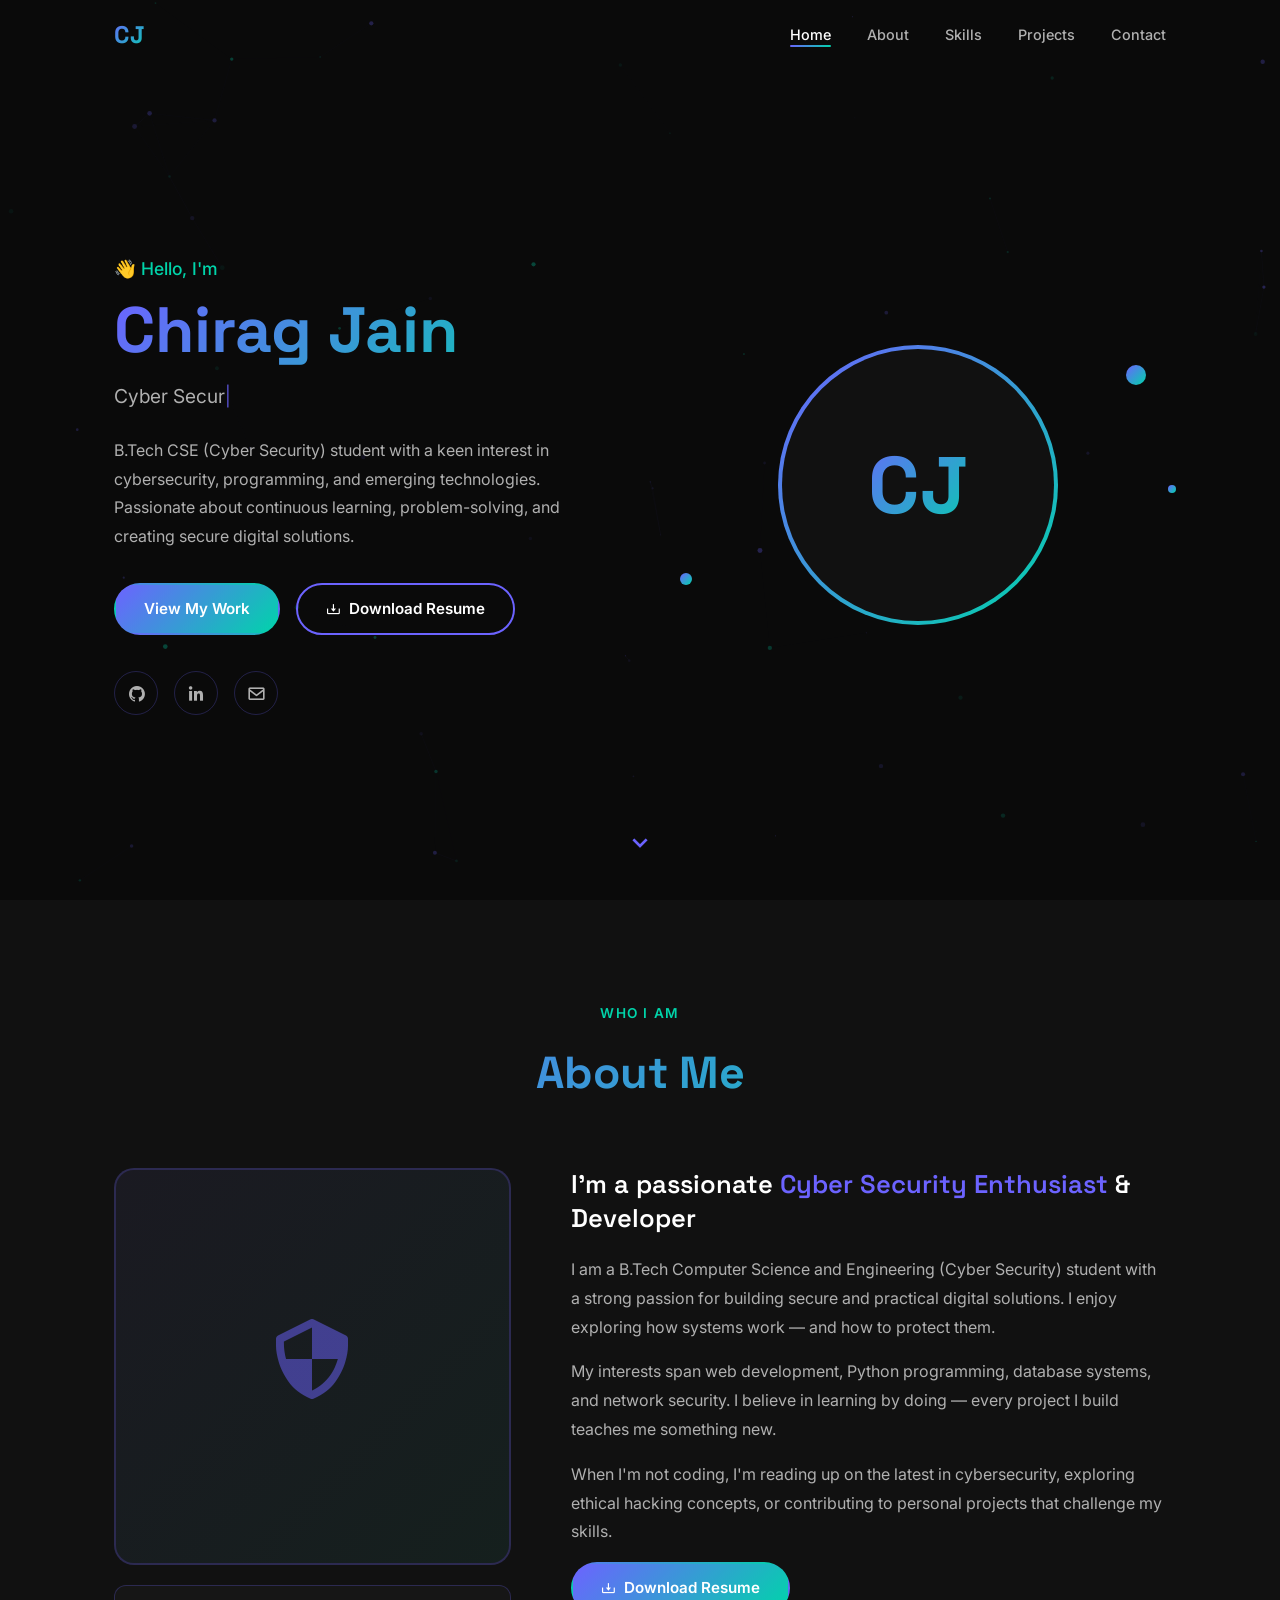
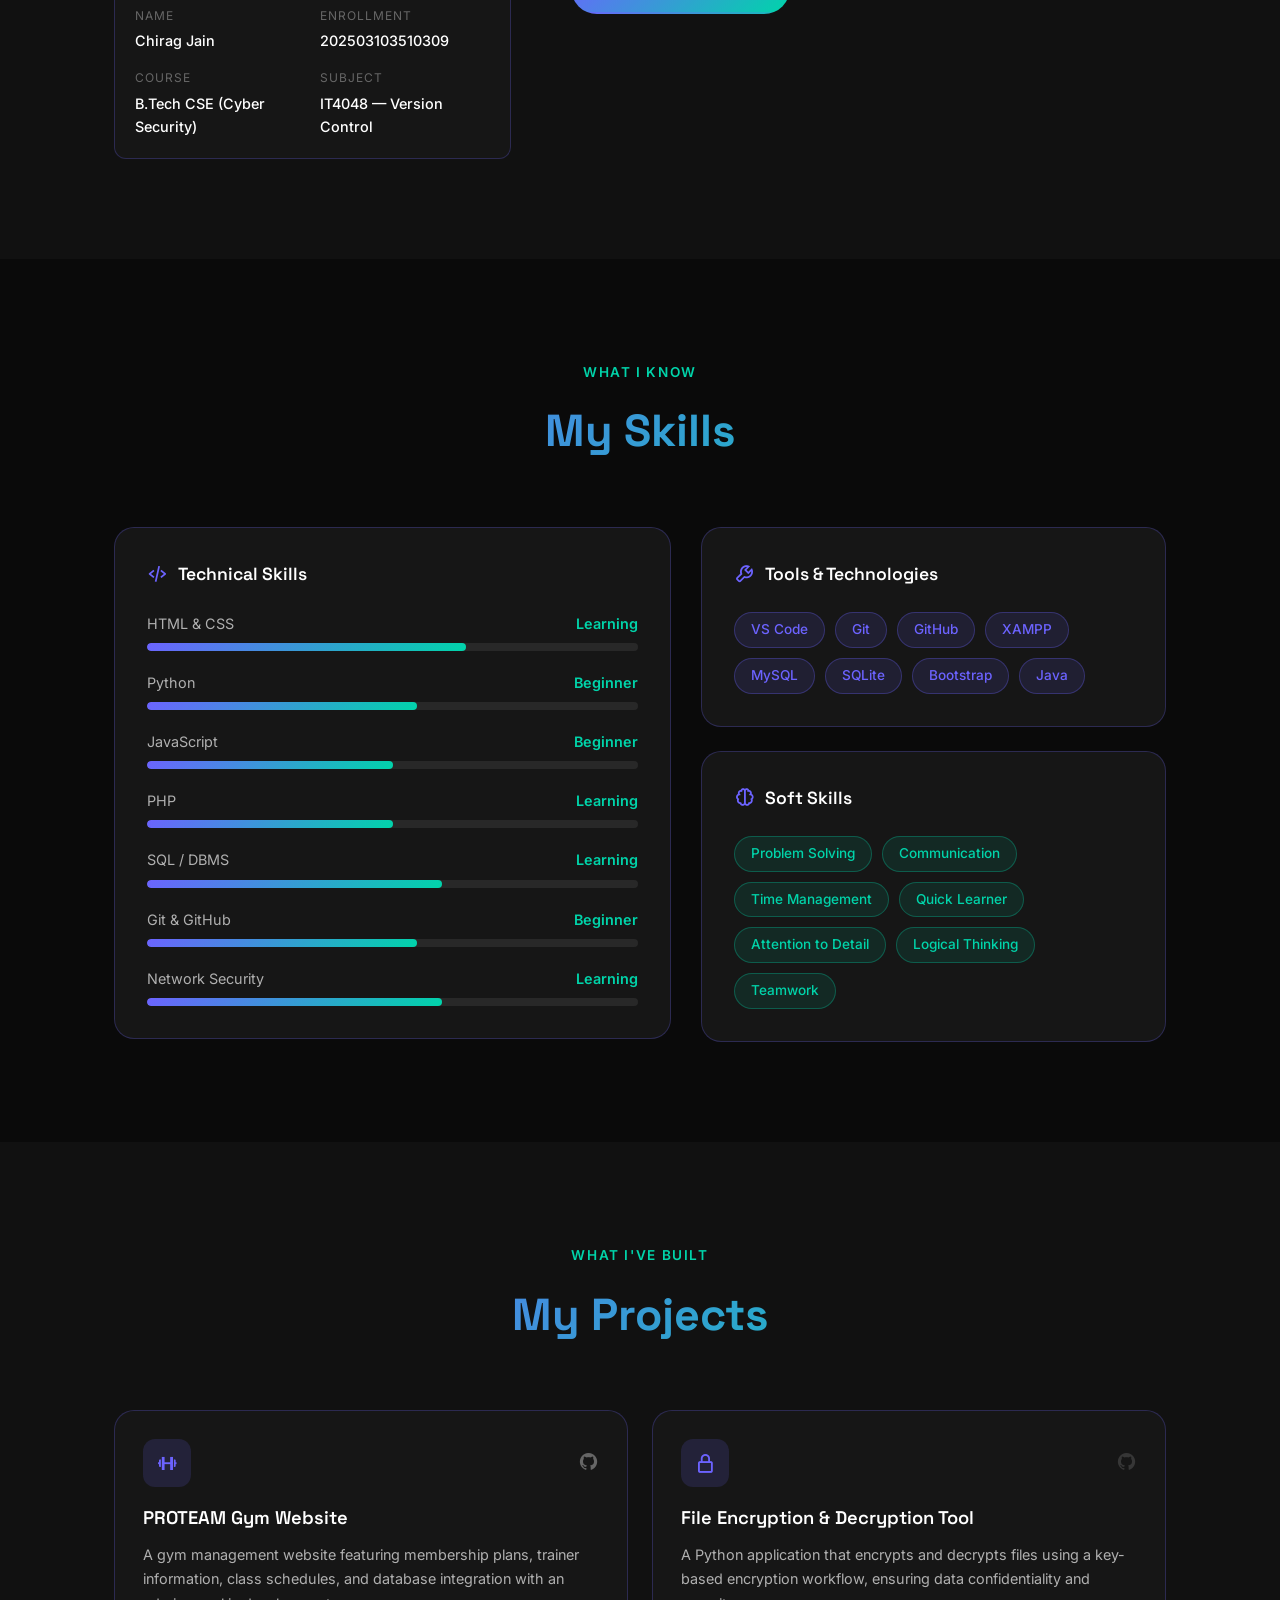
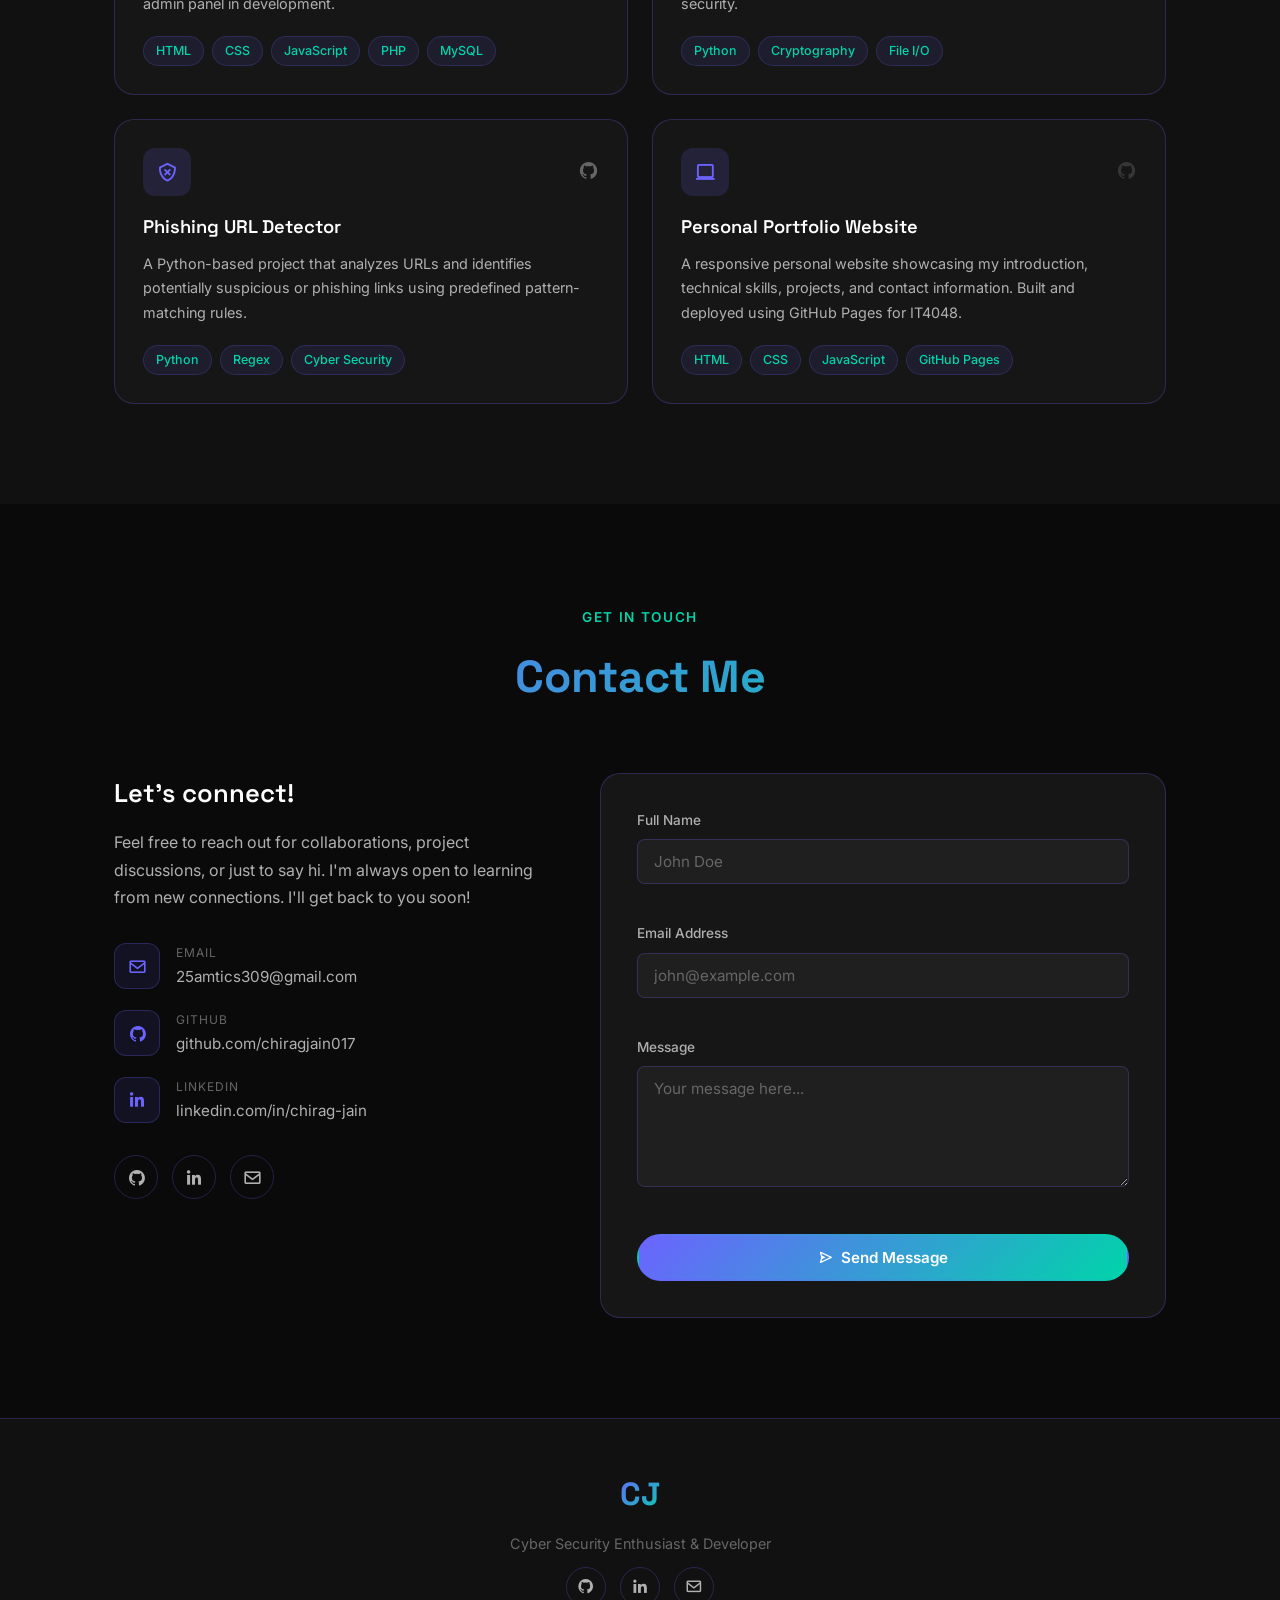
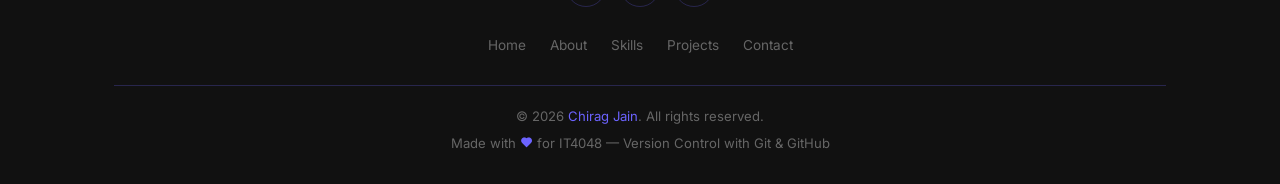
<file: index.html>
<!DOCTYPE html>
<html lang="en">
<head>
  <meta charset="UTF-8" />
  <meta name="viewport" content="width=device-width, initial-scale=1.0" />
  <title>Chirag Jain | Cyber Security Portfolio</title>
  <link rel="stylesheet" href="css/style.css" />
  <link rel="preconnect" href="https://fonts.googleapis.com" />
  <link rel="preconnect" href="https://fonts.gstatic.com" crossorigin />
  <link href="https://fonts.googleapis.com/css2?family=Inter:wght@300;400;500;600;700&family=Space+Grotesk:wght@400;500;600;700&display=swap" rel="stylesheet" />
  <link href="https://unpkg.com/boxicons@2.1.4/css/boxicons.min.css" rel="stylesheet" />
</head>
<body>

  <!-- ===== NAVBAR ===== -->
  <nav class="navbar" id="navbar">
    <div class="nav-container">
      <a href="#home" class="nav-logo">CJ</a>
      <ul class="nav-links" id="nav-links">
        <li><a href="#home"     class="nav-link active">Home</a></li>
        <li><a href="#about"    class="nav-link">About</a></li>
        <li><a href="#skills"   class="nav-link">Skills</a></li>
        <li><a href="#projects" class="nav-link">Projects</a></li>
        <li><a href="#contact"  class="nav-link">Contact</a></li>
      </ul>
      <button class="hamburger" id="hamburger" aria-label="Toggle menu">
        <span></span><span></span><span></span>
      </button>
    </div>
  </nav>

  <!-- ===== HERO / HOME SECTION ===== -->
  <section id="home" class="hero">
    <canvas id="particles-canvas"></canvas>
    <div class="hero-container">
      <div class="hero-text">
        <p class="hero-greeting">👋 Hello, I'm</p>
        <h1 class="hero-name">Chirag Jain</h1>
        <p class="hero-tagline"><span id="typing-text"></span><span class="cursor">|</span></p>
        <p class="hero-bio">
          B.Tech CSE (Cyber Security) student with a keen interest in cybersecurity, programming, and emerging technologies.
          Passionate about continuous learning, problem-solving, and creating secure digital solutions.
        </p>
        <div class="hero-buttons">
          <a href="#projects" class="btn btn-primary">View My Work</a>
          <a href="Chirag_Jain_Resume.pdf" class="btn btn-outline" download>
            <i class='bx bx-download'></i> Download Resume
          </a>
        </div>
        <div class="hero-socials">
          <a href="https://github.com/chiragjain017" target="_blank" aria-label="GitHub"><i class='bx bxl-github'></i></a>
          <a href="https://www.linkedin.com/in/chirag-jain" target="_blank" aria-label="LinkedIn"><i class='bx bxl-linkedin'></i></a>
          <a href="mailto:25amtics309@gmail.com" aria-label="Email"><i class='bx bx-envelope'></i></a>
        </div>
      </div>
      <div class="hero-avatar">
        <div class="avatar-ring">
          <div class="avatar-circle">
            <span class="avatar-initials">CJ</span>
          </div>
        </div>
        <div class="avatar-dot dot-1"></div>
        <div class="avatar-dot dot-2"></div>
        <div class="avatar-dot dot-3"></div>
      </div>
    </div>
    <a href="#about" class="scroll-down"><i class='bx bx-chevron-down'></i></a>
  </section>

  <!-- ===== ABOUT SECTION ===== -->
  <section id="about" class="about section">
    <div class="container">
      <div class="section-header fade-in">
        <span class="section-tag">Who I Am</span>
        <h2 class="section-title">About Me</h2>
      </div>
      <div class="about-content">
        <div class="about-image fade-in">
          <div class="about-img-box">
            <div class="about-img-placeholder">
              <i class='bx bx-shield-quarter'></i>
            </div>
          </div>
          <div class="about-info-card">
            <div class="info-item">
              <span class="info-label">Name</span>
              <span class="info-value">Chirag Jain</span>
            </div>
            <div class="info-item">
              <span class="info-label">Enrollment</span>
              <span class="info-value">202503103510309</span>
            </div>
            <div class="info-item">
              <span class="info-label">Course</span>
              <span class="info-value">B.Tech CSE (Cyber Security)</span>
            </div>
            <div class="info-item">
              <span class="info-label">Subject</span>
              <span class="info-value">IT4048 — Version Control</span>
            </div>
          </div>
        </div>
        <div class="about-text fade-in">
          <h3>I'm a passionate <span class="accent">Cyber Security Enthusiast</span> & Developer</h3>
          <p>
            I am a B.Tech Computer Science and Engineering (Cyber Security) student with a strong passion for building
            secure and practical digital solutions. I enjoy exploring how systems work — and how to protect them.
          </p>
          <p>
            My interests span web development, Python programming, database systems, and network security.
            I believe in learning by doing — every project I build teaches me something new.
          </p>
          <p>
            When I'm not coding, I'm reading up on the latest in cybersecurity, exploring ethical hacking concepts,
            or contributing to personal projects that challenge my skills.
          </p>
          <a href="Chirag_Jain_Resume.pdf" class="btn btn-primary" download>
            <i class='bx bx-download'></i> Download Resume
          </a>
        </div>
      </div>
    </div>
  </section>

  <!-- ===== SKILLS SECTION ===== -->
  <section id="skills" class="skills section">
    <div class="container">
      <div class="section-header fade-in">
        <span class="section-tag">What I Know</span>
        <h2 class="section-title">My Skills</h2>
      </div>
      <div class="skills-grid">

        <!-- Technical Skill Bars -->
        <div class="skills-card fade-in">
          <h3 class="skills-card-title"><i class='bx bx-code-alt'></i> Technical Skills</h3>
          <div class="skill-bars">

            <div class="skill-bar-item">
              <div class="skill-bar-header">
                <span>HTML &amp; CSS</span><span>Learning</span>
              </div>
              <div class="skill-bar-track">
                <div class="skill-bar-fill" data-width="65"></div>
              </div>
            </div>

            <div class="skill-bar-item">
              <div class="skill-bar-header">
                <span>Python</span><span>Beginner</span>
              </div>
              <div class="skill-bar-track">
                <div class="skill-bar-fill" data-width="55"></div>
              </div>
            </div>

            <div class="skill-bar-item">
              <div class="skill-bar-header">
                <span>JavaScript</span><span>Beginner</span>
              </div>
              <div class="skill-bar-track">
                <div class="skill-bar-fill" data-width="50"></div>
              </div>
            </div>

            <div class="skill-bar-item">
              <div class="skill-bar-header">
                <span>PHP</span><span>Learning</span>
              </div>
              <div class="skill-bar-track">
                <div class="skill-bar-fill" data-width="50"></div>
              </div>
            </div>

            <div class="skill-bar-item">
              <div class="skill-bar-header">
                <span>SQL / DBMS</span><span>Learning</span>
              </div>
              <div class="skill-bar-track">
                <div class="skill-bar-fill" data-width="60"></div>
              </div>
            </div>

            <div class="skill-bar-item">
              <div class="skill-bar-header">
                <span>Git &amp; GitHub</span><span>Beginner</span>
              </div>
              <div class="skill-bar-track">
                <div class="skill-bar-fill" data-width="55"></div>
              </div>
            </div>

            <div class="skill-bar-item">
              <div class="skill-bar-header">
                <span>Network Security</span><span>Learning</span>
              </div>
              <div class="skill-bar-track">
                <div class="skill-bar-fill" data-width="60"></div>
              </div>
            </div>

          </div>
        </div>

        <!-- Right column: Tools + Soft Skills -->
        <div class="skills-right fade-in">
          <div class="skills-card tools-card">
            <h3 class="skills-card-title"><i class='bx bx-wrench'></i> Tools &amp; Technologies</h3>
            <div class="skill-chips">
              <span class="chip">VS Code</span>
              <span class="chip">Git</span>
              <span class="chip">GitHub</span>
              <span class="chip">XAMPP</span>
              <span class="chip">MySQL</span>
              <span class="chip">SQLite</span>
              <span class="chip">Bootstrap</span>
              <span class="chip">Java</span>
            </div>
          </div>
          <div class="skills-card soft-card">
            <h3 class="skills-card-title"><i class='bx bx-brain'></i> Soft Skills</h3>
            <div class="skill-chips">
              <span class="chip chip-soft">Problem Solving</span>
              <span class="chip chip-soft">Communication</span>
              <span class="chip chip-soft">Time Management</span>
              <span class="chip chip-soft">Quick Learner</span>
              <span class="chip chip-soft">Attention to Detail</span>
              <span class="chip chip-soft">Logical Thinking</span>
              <span class="chip chip-soft">Teamwork</span>
            </div>
          </div>
        </div>

      </div>
    </div>
  </section>

  <!-- ===== PROJECTS SECTION ===== -->
  <section id="projects" class="projects section">
    <div class="container">
      <div class="section-header fade-in">
        <span class="section-tag">What I've Built</span>
        <h2 class="section-title">My Projects</h2>
      </div>
      <div class="projects-grid">

        <!-- Project 1: PROTEAM Gym Website -->
        <div class="project-card fade-in">
          <div class="project-card-header">
            <div class="project-icon"><i class='bx bx-dumbbell'></i></div>
            <div class="project-links">
              <a href="https://github.com/chiragjain017/proteam-gym-website" target="_blank" title="GitHub Repository"><i class='bx bxl-github'></i></a>
            </div>
          </div>
          <h3 class="project-title">PROTEAM Gym Website</h3>
          <p class="project-desc">
            A gym management website featuring membership plans, trainer information, class schedules,
            and database integration with an admin panel in development.
          </p>
          <div class="project-tags">
            <span class="tag">HTML</span>
            <span class="tag">CSS</span>
            <span class="tag">JavaScript</span>
            <span class="tag">PHP</span>
            <span class="tag">MySQL</span>
          </div>
        </div>

        <!-- Project 2: File Encryption Tool -->
        <div class="project-card fade-in">
          <div class="project-card-header">
            <div class="project-icon"><i class='bx bx-lock-alt'></i></div>
            <div class="project-links">
              <span class="no-link-placeholder" title="Repository coming soon"><i class='bx bxl-github'></i></span>
            </div>
          </div>
          <h3 class="project-title">File Encryption &amp; Decryption Tool</h3>
          <p class="project-desc">
            A Python application that encrypts and decrypts files using a key-based encryption workflow,
            ensuring data confidentiality and security.
          </p>
          <div class="project-tags">
            <span class="tag">Python</span>
            <span class="tag">Cryptography</span>
            <span class="tag">File I/O</span>
          </div>
        </div>

        <!-- Project 3: Phishing URL Detector -->
        <div class="project-card fade-in">
          <div class="project-card-header">
            <div class="project-icon"><i class='bx bx-shield-x'></i></div>
            <div class="project-links">
              <a href="https://github.com/chiragjain017/phishing-url-detector" target="_blank" title="GitHub Repository"><i class='bx bxl-github'></i></a>
            </div>
          </div>
          <h3 class="project-title">Phishing URL Detector</h3>
          <p class="project-desc">
            A Python-based project that analyzes URLs and identifies potentially suspicious or phishing links
            using predefined pattern-matching rules.
          </p>
          <div class="project-tags">
            <span class="tag">Python</span>
            <span class="tag">Regex</span>
            <span class="tag">Cyber Security</span>
          </div>
        </div>

        <!-- Project 4: Personal Portfolio Website -->
        <div class="project-card fade-in">
          <div class="project-card-header">
            <div class="project-icon"><i class='bx bx-laptop'></i></div>
            <div class="project-links">
              <span class="no-link-placeholder" title="Repository coming soon"><i class='bx bxl-github'></i></span>
            </div>
          </div>
          <h3 class="project-title">Personal Portfolio Website</h3>
          <p class="project-desc">
            A responsive personal website showcasing my introduction, technical skills, projects, and contact
            information. Built and deployed using GitHub Pages for IT4048.
          </p>
          <div class="project-tags">
            <span class="tag">HTML</span>
            <span class="tag">CSS</span>
            <span class="tag">JavaScript</span>
            <span class="tag">GitHub Pages</span>
          </div>
        </div>

      </div>
    </div>
  </section>

  <!-- ===== CONTACT SECTION ===== -->
  <section id="contact" class="contact section">
    <div class="container">
      <div class="section-header fade-in">
        <span class="section-tag">Get In Touch</span>
        <h2 class="section-title">Contact Me</h2>
      </div>
      <div class="contact-grid">

        <!-- Contact Info -->
        <div class="contact-info fade-in">
          <h3>Let's connect!</h3>
          <p>
            Feel free to reach out for collaborations, project discussions, or just to say hi.
            I'm always open to learning from new connections. I'll get back to you soon!
          </p>
          <div class="contact-items">
            <div class="contact-item">
              <div class="contact-icon"><i class='bx bx-envelope'></i></div>
              <div>
                <span class="contact-label">Email</span>
                <a href="mailto:25amtics309@gmail.com" class="contact-value">25amtics309@gmail.com</a>
              </div>
            </div>
            <div class="contact-item">
              <div class="contact-icon"><i class='bx bxl-github'></i></div>
              <div>
                <span class="contact-label">GitHub</span>
                <a href="https://github.com/chiragjain017" target="_blank" class="contact-value">github.com/chiragjain017</a>
              </div>
            </div>
            <div class="contact-item">
              <div class="contact-icon"><i class='bx bxl-linkedin'></i></div>
              <div>
                <span class="contact-label">LinkedIn</span>
                <a href="https://www.linkedin.com/in/chirag-jain" target="_blank" class="contact-value">linkedin.com/in/chirag-jain</a>
              </div>
            </div>
          </div>
          <div class="contact-socials">
            <a href="https://github.com/chiragjain017" target="_blank" aria-label="GitHub"><i class='bx bxl-github'></i></a>
            <a href="https://www.linkedin.com/in/chirag-jain" target="_blank" aria-label="LinkedIn"><i class='bx bxl-linkedin'></i></a>
            <a href="mailto:25amtics309@gmail.com" aria-label="Email"><i class='bx bx-envelope'></i></a>
          </div>
        </div>

        <!-- Contact Form -->
        <div class="contact-form-box fade-in">
          <form id="contact-form" novalidate>
            <div class="form-group">
              <label for="name">Full Name</label>
              <input type="text" id="name" name="name" placeholder="John Doe" required />
              <span class="form-error" id="name-error"></span>
            </div>
            <div class="form-group">
              <label for="email">Email Address</label>
              <input type="email" id="email" name="email" placeholder="john@example.com" required />
              <span class="form-error" id="email-error"></span>
            </div>
            <div class="form-group">
              <label for="message">Message</label>
              <textarea id="message" name="message" rows="5" placeholder="Your message here..." required></textarea>
              <span class="form-error" id="message-error"></span>
            </div>
            <button type="submit" class="btn btn-primary btn-full">
              <i class='bx bx-send'></i> Send Message
            </button>
            <div class="form-success" id="form-success">
              <i class='bx bx-check-circle'></i> Message sent! I'll get back to you soon.
            </div>
          </form>
        </div>

      </div>
    </div>
  </section>

  <!-- ===== FOOTER ===== -->
  <footer class="footer">
    <div class="footer-container">
      <div class="footer-top">
        <a href="#home" class="footer-logo">CJ</a>
        <p class="footer-tagline">Cyber Security Enthusiast &amp; Developer</p>
        <div class="footer-socials">
          <a href="https://github.com/chiragjain017" target="_blank" aria-label="GitHub"><i class='bx bxl-github'></i></a>
          <a href="https://www.linkedin.com/in/chirag-jain" target="_blank" aria-label="LinkedIn"><i class='bx bxl-linkedin'></i></a>
          <a href="mailto:25amtics309@gmail.com" aria-label="Email"><i class='bx bx-envelope'></i></a>
        </div>
      </div>
      <div class="footer-links">
        <a href="#home">Home</a>
        <a href="#about">About</a>
        <a href="#skills">Skills</a>
        <a href="#projects">Projects</a>
        <a href="#contact">Contact</a>
      </div>
      <div class="footer-bottom">
        <p>&copy; 2026 <span class="accent">Chirag Jain</span>. All rights reserved.</p>
        <p>Made with <i class='bx bxs-heart' style="color:#6c63ff"></i> for IT4048 — Version Control with Git &amp; GitHub</p>
      </div>
    </div>
  </footer>

  <script src="js/main.js"></script>
</body>
</html>
</file>
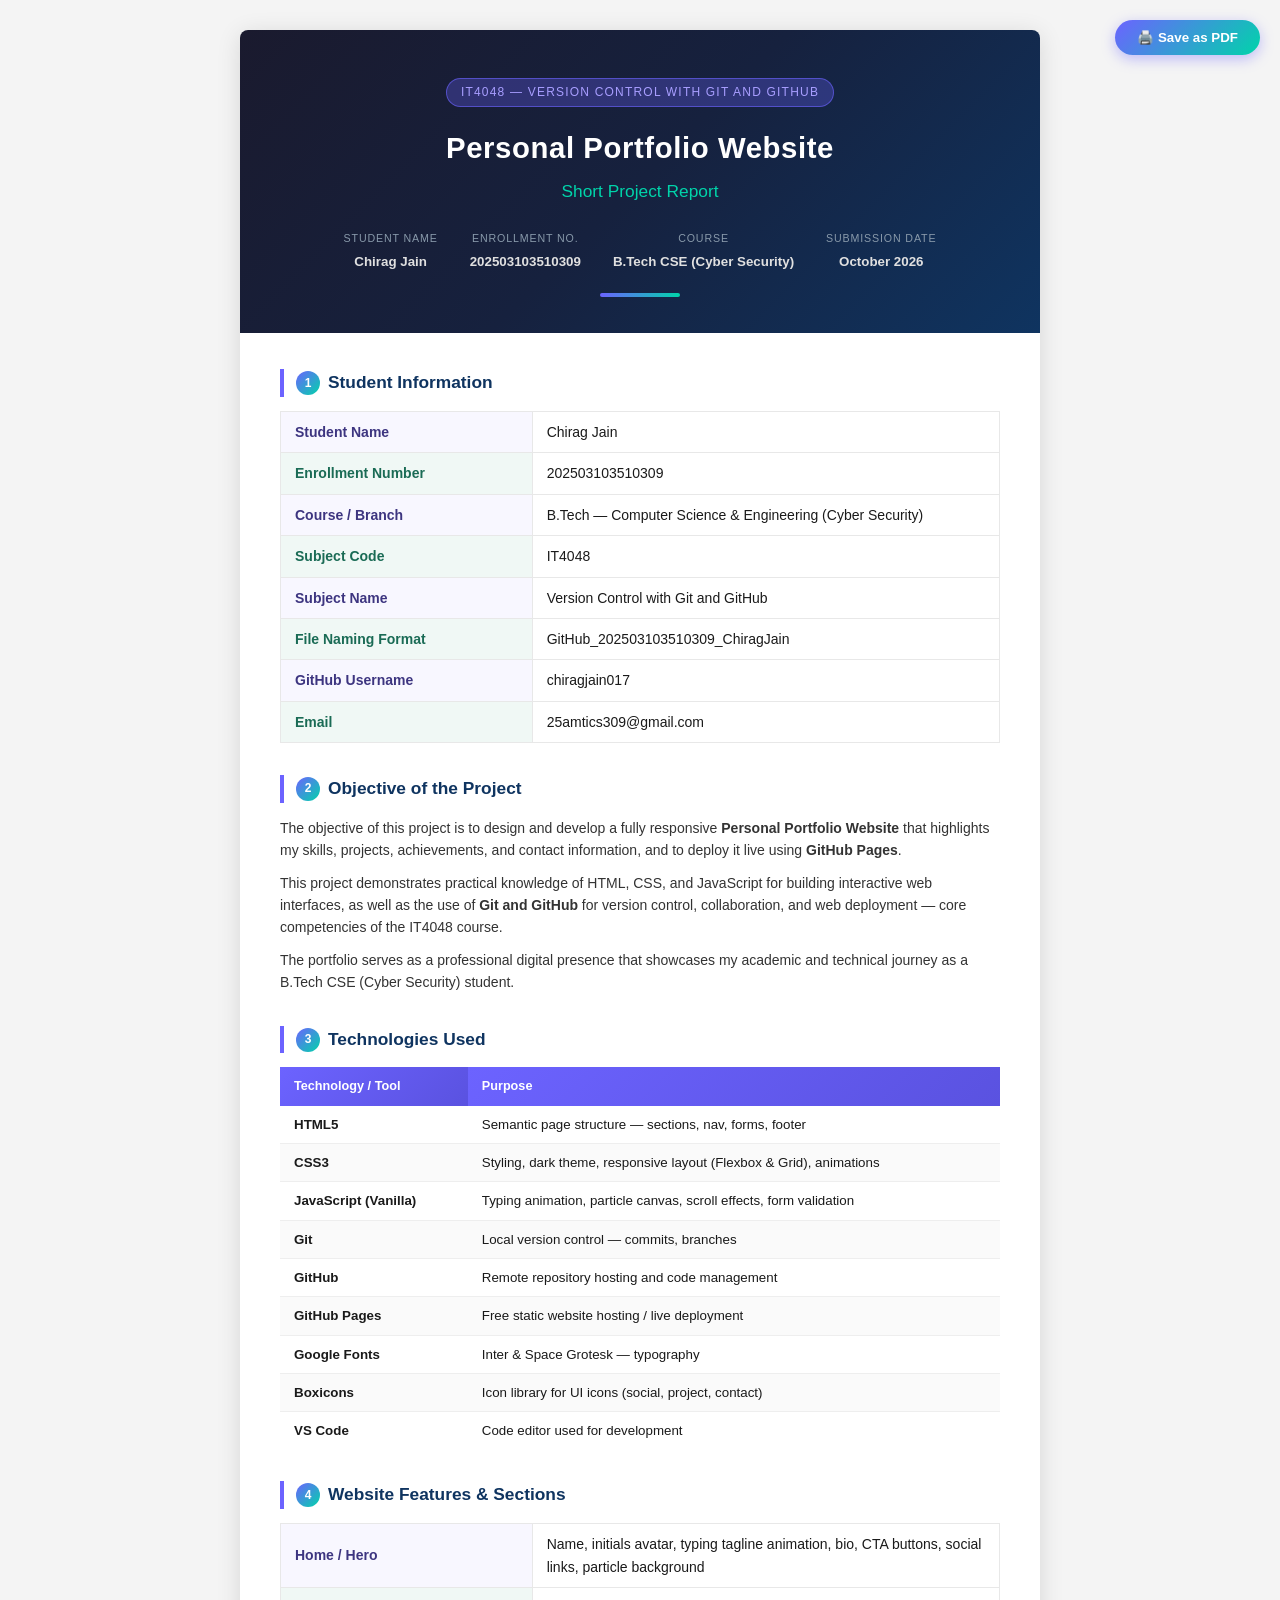
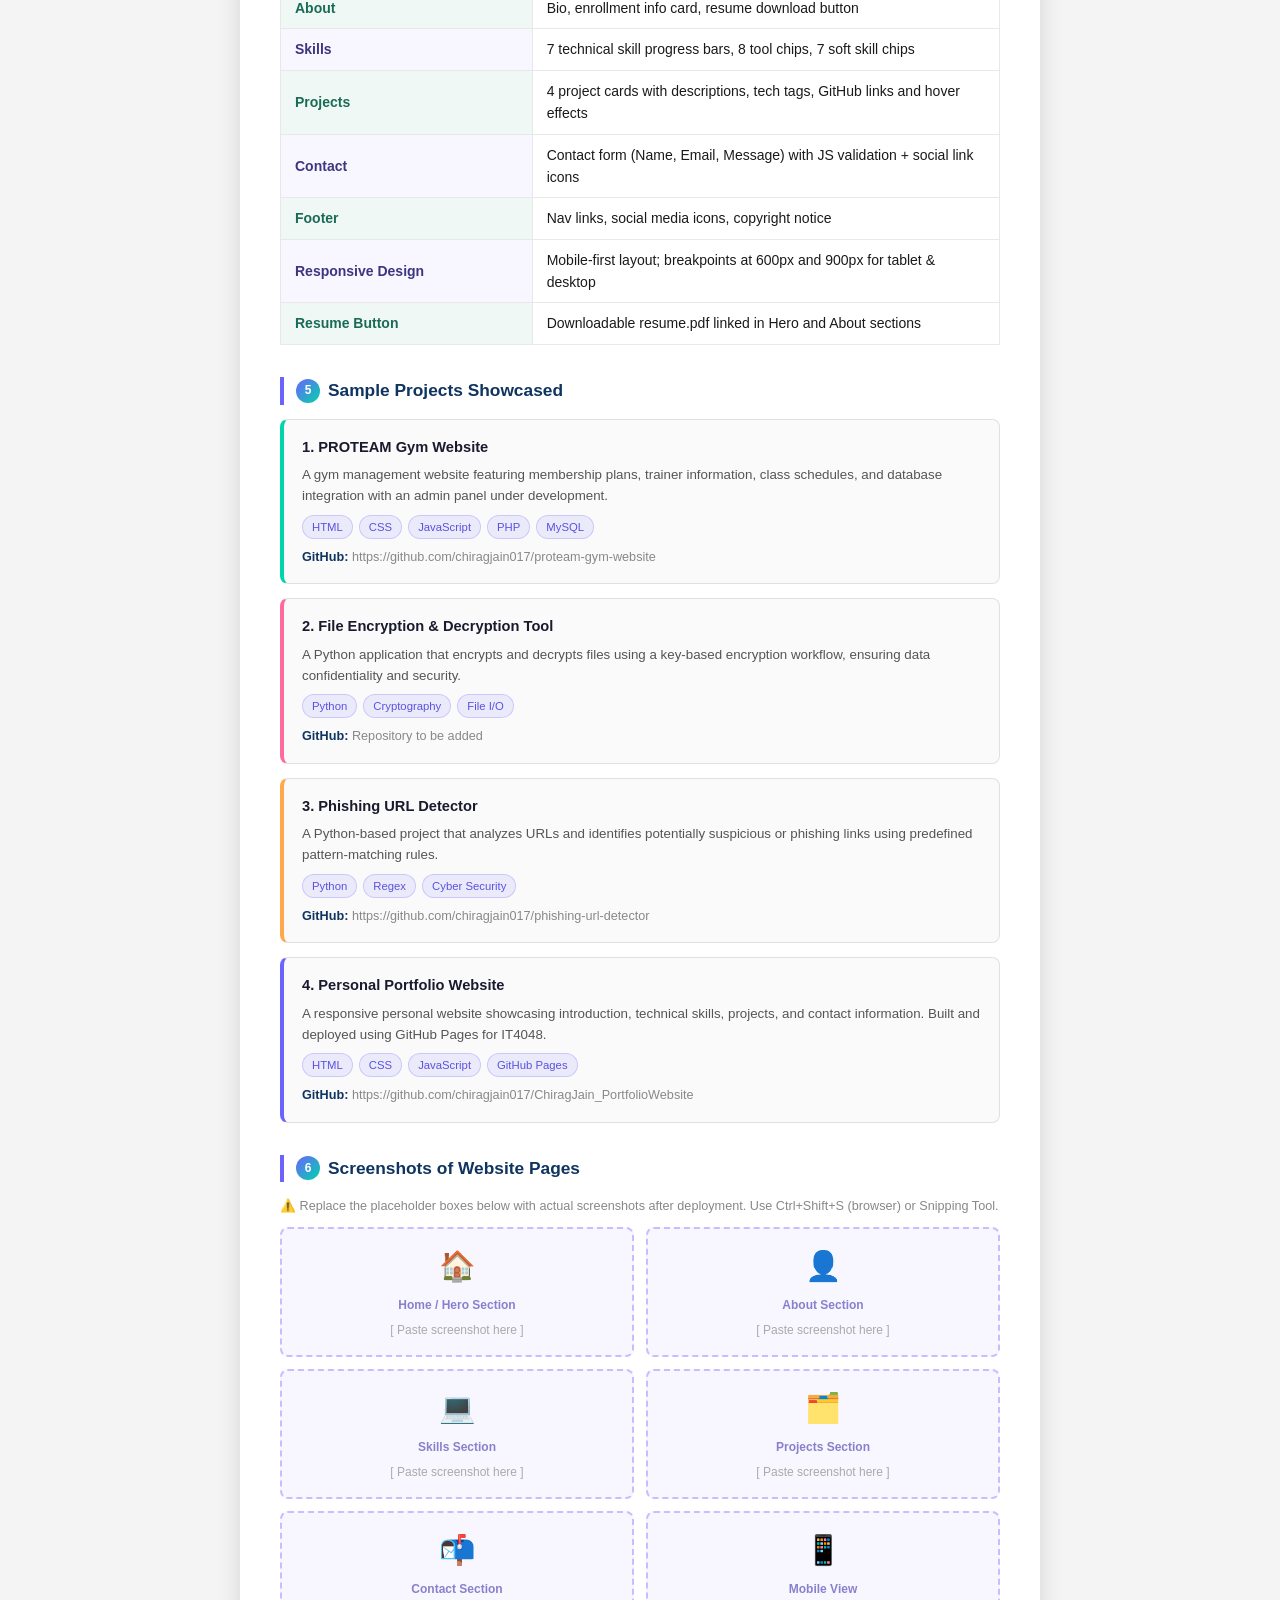
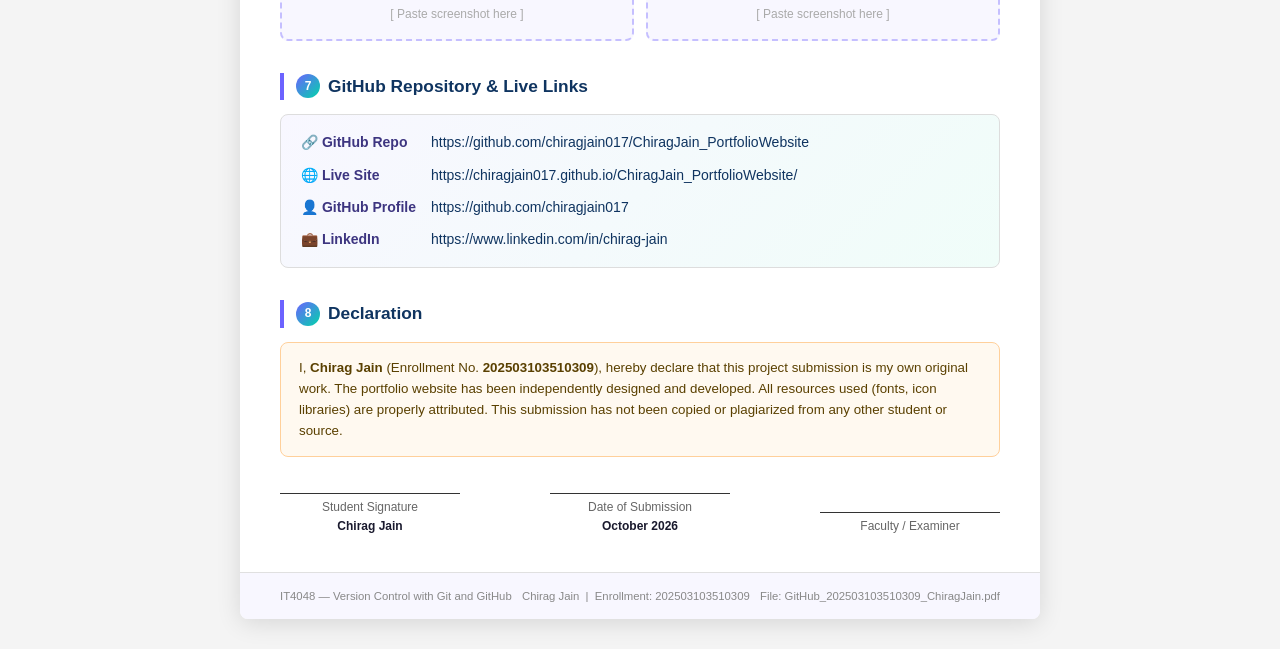
<file: project_report.html>
<!DOCTYPE html>
<html lang="en">
<head>
  <meta charset="UTF-8" />
  <meta name="viewport" content="width=device-width, initial-scale=1.0" />
  <title>Project Report — IT4048 | Chirag Jain</title>
  <style>
    /* ── Print & Screen base ── */
    * { margin: 0; padding: 0; box-sizing: border-box; }

    body {
      font-family: 'Segoe UI', Arial, sans-serif;
      font-size: 11pt;
      color: #1a1a1a;
      background: #f4f4f4;
      line-height: 1.6;
    }

    /* ── Page wrapper ── */
    .page {
      max-width: 800px;
      margin: 30px auto;
      background: #fff;
      border-radius: 8px;
      overflow: hidden;
      box-shadow: 0 4px 24px rgba(0,0,0,0.12);
    }

    /* ── Header / Cover ── */
    .cover {
      background: linear-gradient(135deg, #1a1a2e 0%, #16213e 50%, #0f3460 100%);
      color: #fff;
      padding: 48px 40px 36px;
      text-align: center;
      position: relative;
    }
    .cover::after {
      content: '';
      display: block;
      width: 80px;
      height: 4px;
      background: linear-gradient(90deg, #6c63ff, #00d4aa);
      margin: 20px auto 0;
      border-radius: 2px;
    }
    .cover .badge {
      display: inline-block;
      background: rgba(108,99,255,0.3);
      border: 1px solid rgba(108,99,255,0.6);
      color: #a89eff;
      font-size: 9pt;
      letter-spacing: 0.1em;
      text-transform: uppercase;
      padding: 4px 14px;
      border-radius: 20px;
      margin-bottom: 18px;
    }
    .cover h1 {
      font-size: 22pt;
      font-weight: 700;
      letter-spacing: 0.02em;
      margin-bottom: 6px;
    }
    .cover h2 {
      font-size: 13pt;
      font-weight: 400;
      color: #00d4aa;
      margin-bottom: 24px;
    }
    .cover-meta {
      display: flex;
      justify-content: center;
      gap: 32px;
      flex-wrap: wrap;
      margin-top: 20px;
    }
    .cover-meta div {
      text-align: center;
    }
    .cover-meta .label {
      font-size: 8pt;
      color: #8899aa;
      text-transform: uppercase;
      letter-spacing: 0.08em;
      display: block;
      margin-bottom: 3px;
    }
    .cover-meta .value {
      font-size: 10pt;
      font-weight: 600;
      color: #e0e0e0;
    }

    /* ── Body ── */
    .body {
      padding: 36px 40px;
    }

    /* ── Section ── */
    .section {
      margin-bottom: 32px;
    }
    .section-title {
      font-size: 13pt;
      font-weight: 700;
      color: #0f3460;
      border-left: 4px solid #6c63ff;
      padding-left: 12px;
      margin-bottom: 14px;
      display: flex;
      align-items: center;
      gap: 8px;
    }
    .section-title .num {
      display: inline-flex;
      align-items: center;
      justify-content: center;
      width: 24px;
      height: 24px;
      border-radius: 50%;
      background: linear-gradient(135deg, #6c63ff, #00d4aa);
      color: #fff;
      font-size: 9pt;
      font-weight: 700;
      flex-shrink: 0;
    }

    /* ── Info Table ── */
    .info-table {
      width: 100%;
      border-collapse: collapse;
      font-size: 10.5pt;
    }
    .info-table td {
      padding: 9px 14px;
      border: 1px solid #e8e8e8;
    }
    .info-table td:first-child {
      background: #f8f7ff;
      font-weight: 600;
      color: #3d3580;
      width: 35%;
    }
    .info-table tr:nth-child(even) td:first-child { background: #f0f8f5; color: #1a6b55; }

    /* ── Paragraph ── */
    p { margin-bottom: 10px; color: #333; font-size: 10.5pt; }

    /* ── Tech Table ── */
    .tech-table {
      width: 100%;
      border-collapse: collapse;
      font-size: 10pt;
    }
    .tech-table th {
      background: linear-gradient(135deg, #6c63ff, #5a52e0);
      color: #fff;
      padding: 9px 14px;
      text-align: left;
      font-weight: 600;
      font-size: 9.5pt;
    }
    .tech-table td {
      padding: 8px 14px;
      border-bottom: 1px solid #eee;
      vertical-align: top;
    }
    .tech-table tr:nth-child(even) td { background: #fafafa; }
    .tech-table tr:last-child td { border-bottom: none; }

    /* ── Project Cards ── */
    .project-card {
      border: 1px solid #e0e0e0;
      border-radius: 8px;
      padding: 16px 18px;
      margin-bottom: 14px;
      border-left: 4px solid #6c63ff;
      background: #fafafa;
    }
    .project-card:nth-child(2) { border-left-color: #00d4aa; }
    .project-card:nth-child(3) { border-left-color: #ff6b9d; }
    .project-card:nth-child(4) { border-left-color: #ffa94d; }

    .project-card h4 {
      font-size: 11pt;
      font-weight: 700;
      color: #1a1a2e;
      margin-bottom: 5px;
    }
    .project-card p {
      font-size: 10pt;
      color: #555;
      margin-bottom: 8px;
    }
    .project-card .tags {
      display: flex;
      flex-wrap: wrap;
      gap: 6px;
      margin-bottom: 8px;
    }
    .project-card .tag {
      background: rgba(108,99,255,0.1);
      border: 1px solid rgba(108,99,255,0.25);
      color: #5a52e0;
      font-size: 8.5pt;
      padding: 2px 9px;
      border-radius: 12px;
      font-weight: 500;
    }
    .project-card .github-link {
      font-size: 9.5pt;
      color: #0f3460;
      font-weight: 600;
    }
    .project-card .github-link span { color: #888; font-weight: 400; }

    /* ── Screenshot placeholder ── */
    .screenshot-grid {
      display: grid;
      grid-template-columns: 1fr 1fr;
      gap: 12px;
      margin-top: 8px;
    }
    .screenshot-box {
      border: 2px dashed #c5bfff;
      border-radius: 8px;
      height: 130px;
      display: flex;
      flex-direction: column;
      align-items: center;
      justify-content: center;
      background: #f8f7ff;
      color: #8880cc;
      font-size: 9pt;
      text-align: center;
      gap: 6px;
    }
    .screenshot-box .icon { font-size: 22pt; }

    /* ── Links section ── */
    .links-box {
      background: linear-gradient(135deg, #f8f7ff, #f0fdf9);
      border: 1px solid #ddd;
      border-radius: 8px;
      padding: 16px 20px;
    }
    .link-row {
      display: flex;
      align-items: flex-start;
      gap: 10px;
      margin-bottom: 10px;
      font-size: 10.5pt;
    }
    .link-row:last-child { margin-bottom: 0; }
    .link-label {
      font-weight: 700;
      color: #3d3580;
      min-width: 120px;
    }
    .link-url {
      color: #0f3460;
      word-break: break-all;
    }

    /* ── Declaration ── */
    .declaration {
      background: #fff9f0;
      border: 1px solid #ffd09b;
      border-radius: 8px;
      padding: 14px 18px;
      font-size: 10pt;
      color: #5a4000;
    }

    /* ── Signature ── */
    .signature {
      margin-top: 36px;
      display: flex;
      justify-content: space-between;
      align-items: flex-end;
    }
    .signature-block {
      text-align: center;
    }
    .signature-line {
      width: 180px;
      border-top: 1.5px solid #333;
      margin-bottom: 4px;
    }
    .signature-label {
      font-size: 9pt;
      color: #666;
    }

    /* ── Footer ── */
    .report-footer {
      background: #f8f7ff;
      border-top: 1px solid #e0e0e0;
      padding: 14px 40px;
      display: flex;
      justify-content: space-between;
      align-items: center;
      font-size: 8.5pt;
      color: #888;
    }

    /* ── Print Styles ── */
    @media print {
      body { background: #fff; }
      .page {
        margin: 0;
        box-shadow: none;
        border-radius: 0;
        max-width: 100%;
      }
      .no-print { display: none; }
      .screenshot-box {
        -webkit-print-color-adjust: exact;
        print-color-adjust: exact;
      }
      .cover {
        -webkit-print-color-adjust: exact;
        print-color-adjust: exact;
      }
    }

    /* ── Print Button ── */
    .print-btn {
      position: fixed;
      top: 20px;
      right: 20px;
      background: linear-gradient(135deg, #6c63ff, #00d4aa);
      color: #fff;
      border: none;
      padding: 10px 22px;
      border-radius: 24px;
      font-size: 10pt;
      font-weight: 600;
      cursor: pointer;
      box-shadow: 0 4px 14px rgba(108,99,255,0.4);
      z-index: 999;
    }
    .print-btn:hover { opacity: 0.9; transform: translateY(-1px); }
  </style>
</head>
<body>

  <!-- Print to PDF button (hidden when printing) -->
  <button class="print-btn no-print" onclick="window.print()">🖨️ Save as PDF</button>

  <div class="page">

    <!-- ══════════ COVER ══════════ -->
    <div class="cover">
      <div class="badge">IT4048 — Version Control with Git and GitHub</div>
      <h1>Personal Portfolio Website</h1>
      <h2>Short Project Report</h2>
      <div class="cover-meta">
        <div>
          <span class="label">Student Name</span>
          <span class="value">Chirag Jain</span>
        </div>
        <div>
          <span class="label">Enrollment No.</span>
          <span class="value">202503103510309</span>
        </div>
        <div>
          <span class="label">Course</span>
          <span class="value">B.Tech CSE (Cyber Security)</span>
        </div>
        <div>
          <span class="label">Submission Date</span>
          <span class="value">October 2026</span>
        </div>
      </div>
    </div>

    <!-- ══════════ BODY ══════════ -->
    <div class="body">

      <!-- 1. Student Info -->
      <div class="section">
        <div class="section-title"><span class="num">1</span> Student Information</div>
        <table class="info-table">
          <tr><td>Student Name</td><td>Chirag Jain</td></tr>
          <tr><td>Enrollment Number</td><td>202503103510309</td></tr>
          <tr><td>Course / Branch</td><td>B.Tech — Computer Science &amp; Engineering (Cyber Security)</td></tr>
          <tr><td>Subject Code</td><td>IT4048</td></tr>
          <tr><td>Subject Name</td><td>Version Control with Git and GitHub</td></tr>
          <tr><td>File Naming Format</td><td>GitHub_202503103510309_ChiragJain</td></tr>
          <tr><td>GitHub Username</td><td>chiragjain017</td></tr>
          <tr><td>Email</td><td>25amtics309@gmail.com</td></tr>
        </table>
      </div>

      <!-- 2. Objective -->
      <div class="section">
        <div class="section-title"><span class="num">2</span> Objective of the Project</div>
        <p>
          The objective of this project is to design and develop a fully responsive <strong>Personal Portfolio Website</strong>
          that highlights my skills, projects, achievements, and contact information, and to deploy it live using
          <strong>GitHub Pages</strong>.
        </p>
        <p>
          This project demonstrates practical knowledge of HTML, CSS, and JavaScript for building interactive web interfaces,
          as well as the use of <strong>Git and GitHub</strong> for version control, collaboration, and web deployment —
          core competencies of the IT4048 course.
        </p>
        <p>
          The portfolio serves as a professional digital presence that showcases my academic and technical journey as a
          B.Tech CSE (Cyber Security) student.
        </p>
      </div>

      <!-- 3. Technologies Used -->
      <div class="section">
        <div class="section-title"><span class="num">3</span> Technologies Used</div>
        <table class="tech-table">
          <thead>
            <tr><th>Technology / Tool</th><th>Purpose</th></tr>
          </thead>
          <tbody>
            <tr><td><strong>HTML5</strong></td><td>Semantic page structure — sections, nav, forms, footer</td></tr>
            <tr><td><strong>CSS3</strong></td><td>Styling, dark theme, responsive layout (Flexbox &amp; Grid), animations</td></tr>
            <tr><td><strong>JavaScript (Vanilla)</strong></td><td>Typing animation, particle canvas, scroll effects, form validation</td></tr>
            <tr><td><strong>Git</strong></td><td>Local version control — commits, branches</td></tr>
            <tr><td><strong>GitHub</strong></td><td>Remote repository hosting and code management</td></tr>
            <tr><td><strong>GitHub Pages</strong></td><td>Free static website hosting / live deployment</td></tr>
            <tr><td><strong>Google Fonts</strong></td><td>Inter &amp; Space Grotesk — typography</td></tr>
            <tr><td><strong>Boxicons</strong></td><td>Icon library for UI icons (social, project, contact)</td></tr>
            <tr><td><strong>VS Code</strong></td><td>Code editor used for development</td></tr>
          </tbody>
        </table>
      </div>

      <!-- 4. Website Features -->
      <div class="section">
        <div class="section-title"><span class="num">4</span> Website Features &amp; Sections</div>
        <table class="info-table">
          <tr><td>Home / Hero</td><td>Name, initials avatar, typing tagline animation, bio, CTA buttons, social links, particle background</td></tr>
          <tr><td>About</td><td>Bio, enrollment info card, resume download button</td></tr>
          <tr><td>Skills</td><td>7 technical skill progress bars, 8 tool chips, 7 soft skill chips</td></tr>
          <tr><td>Projects</td><td>4 project cards with descriptions, tech tags, GitHub links and hover effects</td></tr>
          <tr><td>Contact</td><td>Contact form (Name, Email, Message) with JS validation + social link icons</td></tr>
          <tr><td>Footer</td><td>Nav links, social media icons, copyright notice</td></tr>
          <tr><td>Responsive Design</td><td>Mobile-first layout; breakpoints at 600px and 900px for tablet &amp; desktop</td></tr>
          <tr><td>Resume Button</td><td>Downloadable resume.pdf linked in Hero and About sections</td></tr>
        </table>
      </div>

      <!-- 5. Projects -->
      <div class="section">
        <div class="section-title"><span class="num">5</span> Sample Projects Showcased</div>

        <div class="project-card">
          <h4>1. PROTEAM Gym Website</h4>
          <p>A gym management website featuring membership plans, trainer information, class schedules, and database integration with an admin panel under development.</p>
          <div class="tags">
            <span class="tag">HTML</span><span class="tag">CSS</span><span class="tag">JavaScript</span>
            <span class="tag">PHP</span><span class="tag">MySQL</span>
          </div>
          <div class="github-link">GitHub: <span>https://github.com/chiragjain017/proteam-gym-website</span></div>
        </div>

        <div class="project-card">
          <h4>2. File Encryption &amp; Decryption Tool</h4>
          <p>A Python application that encrypts and decrypts files using a key-based encryption workflow, ensuring data confidentiality and security.</p>
          <div class="tags">
            <span class="tag">Python</span><span class="tag">Cryptography</span><span class="tag">File I/O</span>
          </div>
          <div class="github-link">GitHub: <span>Repository to be added</span></div>
        </div>

        <div class="project-card">
          <h4>3. Phishing URL Detector</h4>
          <p>A Python-based project that analyzes URLs and identifies potentially suspicious or phishing links using predefined pattern-matching rules.</p>
          <div class="tags">
            <span class="tag">Python</span><span class="tag">Regex</span><span class="tag">Cyber Security</span>
          </div>
          <div class="github-link">GitHub: <span>https://github.com/chiragjain017/phishing-url-detector</span></div>
        </div>

        <div class="project-card">
          <h4>4. Personal Portfolio Website</h4>
          <p>A responsive personal website showcasing introduction, technical skills, projects, and contact information. Built and deployed using GitHub Pages for IT4048.</p>
          <div class="tags">
            <span class="tag">HTML</span><span class="tag">CSS</span><span class="tag">JavaScript</span>
            <span class="tag">GitHub Pages</span>
          </div>
          <div class="github-link">GitHub: <span>https://github.com/chiragjain017/ChiragJain_PortfolioWebsite</span></div>
        </div>
      </div>

      <!-- 6. Screenshots -->
      <div class="section">
        <div class="section-title"><span class="num">6</span> Screenshots of Website Pages</div>
        <p style="font-size:9.5pt; color:#888; margin-bottom:10px;">
          ⚠️ Replace the placeholder boxes below with actual screenshots after deployment. Use Ctrl+Shift+S (browser) or Snipping Tool.
        </p>
        <div class="screenshot-grid">
          <div class="screenshot-box">
            <div class="icon">🏠</div>
            <strong>Home / Hero Section</strong>
            <span style="color:#aaa">[ Paste screenshot here ]</span>
          </div>
          <div class="screenshot-box">
            <div class="icon">👤</div>
            <strong>About Section</strong>
            <span style="color:#aaa">[ Paste screenshot here ]</span>
          </div>
          <div class="screenshot-box">
            <div class="icon">💻</div>
            <strong>Skills Section</strong>
            <span style="color:#aaa">[ Paste screenshot here ]</span>
          </div>
          <div class="screenshot-box">
            <div class="icon">🗂️</div>
            <strong>Projects Section</strong>
            <span style="color:#aaa">[ Paste screenshot here ]</span>
          </div>
          <div class="screenshot-box">
            <div class="icon">📬</div>
            <strong>Contact Section</strong>
            <span style="color:#aaa">[ Paste screenshot here ]</span>
          </div>
          <div class="screenshot-box">
            <div class="icon">📱</div>
            <strong>Mobile View</strong>
            <span style="color:#aaa">[ Paste screenshot here ]</span>
          </div>
        </div>
      </div>

      <!-- 7. Links -->
      <div class="section">
        <div class="section-title"><span class="num">7</span> GitHub Repository &amp; Live Links</div>
        <div class="links-box">
          <div class="link-row">
            <span class="link-label">🔗 GitHub Repo</span>
            <span class="link-url">https://github.com/chiragjain017/ChiragJain_PortfolioWebsite</span>
          </div>
          <div class="link-row">
            <span class="link-label">🌐 Live Site</span>
            <span class="link-url">https://chiragjain017.github.io/ChiragJain_PortfolioWebsite/</span>
          </div>
          <div class="link-row">
            <span class="link-label">👤 GitHub Profile</span>
            <span class="link-url">https://github.com/chiragjain017</span>
          </div>
          <div class="link-row">
            <span class="link-label">💼 LinkedIn</span>
            <span class="link-url">https://www.linkedin.com/in/chirag-jain</span>
          </div>
        </div>
      </div>

      <!-- 8. Declaration -->
      <div class="section">
        <div class="section-title"><span class="num">8</span> Declaration</div>
        <div class="declaration">
          I, <strong>Chirag Jain</strong> (Enrollment No. <strong>202503103510309</strong>), hereby declare that
          this project submission is my own original work. The portfolio website has been independently designed and
          developed. All resources used (fonts, icon libraries) are properly attributed. This submission has not been
          copied or plagiarized from any other student or source.
        </div>
      </div>

      <!-- Signature -->
      <div class="signature">
        <div class="signature-block">
          <div class="signature-line"></div>
          <div class="signature-label">Student Signature</div>
          <div class="signature-label" style="font-weight:600; color:#1a1a2e;">Chirag Jain</div>
        </div>
        <div class="signature-block">
          <div class="signature-line"></div>
          <div class="signature-label">Date of Submission</div>
          <div class="signature-label" style="font-weight:600; color:#1a1a2e;">October 2026</div>
        </div>
        <div class="signature-block">
          <div class="signature-line"></div>
          <div class="signature-label">Faculty / Examiner</div>
        </div>
      </div>

    </div><!-- /body -->

    <!-- ══════════ FOOTER ══════════ -->
    <div class="report-footer">
      <span>IT4048 — Version Control with Git and GitHub</span>
      <span>Chirag Jain &nbsp;|&nbsp; Enrollment: 202503103510309</span>
      <span>File: GitHub_202503103510309_ChiragJain.pdf</span>
    </div>

  </div><!-- /page -->
</body>
</html>
</file>
<file: css/style.css>
/* ============================================
   PORTFOLIO WEBSITE — MAIN STYLESHEET
   IT4048 | Version Control with Git & GitHub
   ============================================ */

/* ===== CSS CUSTOM PROPERTIES ===== */
:root {
  --bg-primary:       #0a0a0a;
  --bg-secondary:     #111111;
  --bg-card:          #161616;
  --bg-card-hover:    #1c1c1c;
  --accent-purple:    #6c63ff;
  --accent-teal:      #00d4aa;
  --accent-gradient:  linear-gradient(135deg, #6c63ff 0%, #00d4aa 100%);
  --text-primary:     #ffffff;
  --text-secondary:   #b0b0b0;
  --text-muted:       #666666;
  --border-color:     rgba(108, 99, 255, 0.25);
  --border-hover:     rgba(108, 99, 255, 0.6);
  --shadow-glow:      0 0 30px rgba(108, 99, 255, 0.2);
  --shadow-card:      0 8px 32px rgba(0, 0, 0, 0.4);
  --font-body:        'Inter', sans-serif;
  --font-heading:     'Space Grotesk', sans-serif;
  --transition:       0.3s ease;
  --radius-sm:        8px;
  --radius-md:        12px;
  --radius-lg:        20px;
  --radius-full:      9999px;
  --navbar-height:    70px;
}

/* ===== RESET & BASE ===== */
*, *::before, *::after {
  margin: 0;
  padding: 0;
  box-sizing: border-box;
}

html {
  scroll-behavior: smooth;
  font-size: 16px;
}

body {
  font-family: var(--font-body);
  background-color: var(--bg-primary);
  color: var(--text-primary);
  line-height: 1.6;
  overflow-x: hidden;
}

/* Custom scrollbar */
::-webkit-scrollbar { width: 6px; }
::-webkit-scrollbar-track { background: var(--bg-primary); }
::-webkit-scrollbar-thumb { background: var(--accent-purple); border-radius: var(--radius-full); }

a { text-decoration: none; color: inherit; }
ul { list-style: none; }
img { max-width: 100%; display: block; }

/* ===== UTILITY CLASSES ===== */
.container {
  max-width: 1100px;
  margin: 0 auto;
  padding: 0 24px;
}

.accent { color: var(--accent-purple); }

.section {
  padding: 100px 0;
}

.section-header {
  text-align: center;
  margin-bottom: 60px;
}

.section-tag {
  display: inline-block;
  font-size: 0.85rem;
  font-weight: 600;
  letter-spacing: 0.12em;
  text-transform: uppercase;
  color: var(--accent-teal);
  margin-bottom: 12px;
}

.section-title {
  font-family: var(--font-heading);
  font-size: clamp(1.8rem, 4vw, 2.8rem);
  font-weight: 700;
  background: var(--accent-gradient);
  -webkit-background-clip: text;
  -webkit-text-fill-color: transparent;
  background-clip: text;
}

/* ===== BUTTONS ===== */
.btn {
  display: inline-flex;
  align-items: center;
  gap: 8px;
  padding: 12px 28px;
  border-radius: var(--radius-full);
  font-family: var(--font-body);
  font-size: 0.95rem;
  font-weight: 600;
  cursor: pointer;
  transition: var(--transition);
  border: 2px solid transparent;
  text-decoration: none;
}

.btn-primary {
  background: var(--accent-gradient);
  color: #fff;
  border-color: transparent;
}
.btn-primary:hover {
  transform: translateY(-2px);
  box-shadow: 0 8px 24px rgba(108, 99, 255, 0.45);
}

.btn-outline {
  background: transparent;
  color: var(--text-primary);
  border-color: var(--accent-purple);
}
.btn-outline:hover {
  background: var(--accent-purple);
  transform: translateY(-2px);
  box-shadow: 0 8px 24px rgba(108, 99, 255, 0.35);
}

.btn-full { width: 100%; justify-content: center; }

/* ===== FADE-IN ANIMATION ===== */
.fade-in {
  opacity: 0;
  transform: translateY(30px);
  transition: opacity 0.7s ease, transform 0.7s ease;
}
.fade-in.visible {
  opacity: 1;
  transform: translateY(0);
}

/* ===================================
   NAVBAR
   =================================== */
.navbar {
  position: fixed;
  top: 0;
  left: 0;
  width: 100%;
  height: var(--navbar-height);
  z-index: 1000;
  transition: background var(--transition), box-shadow var(--transition);
}

.navbar.scrolled {
  background: rgba(10, 10, 10, 0.85);
  backdrop-filter: blur(12px);
  -webkit-backdrop-filter: blur(12px);
  box-shadow: 0 2px 20px rgba(0,0,0,0.5);
}

.nav-container {
  max-width: 1100px;
  margin: 0 auto;
  padding: 0 24px;
  height: 100%;
  display: flex;
  align-items: center;
  justify-content: space-between;
}

.nav-logo {
  font-family: var(--font-heading);
  font-size: 1.5rem;
  font-weight: 700;
  background: var(--accent-gradient);
  -webkit-background-clip: text;
  -webkit-text-fill-color: transparent;
  background-clip: text;
  letter-spacing: 0.05em;
}

.nav-links {
  display: flex;
  align-items: center;
  gap: 36px;
}

.nav-link {
  font-size: 0.9rem;
  font-weight: 500;
  color: var(--text-secondary);
  position: relative;
  transition: color var(--transition);
}
.nav-link::after {
  content: '';
  position: absolute;
  bottom: -4px;
  left: 0;
  width: 0;
  height: 2px;
  background: var(--accent-gradient);
  transition: width var(--transition);
  border-radius: var(--radius-full);
}
.nav-link:hover,
.nav-link.active {
  color: var(--text-primary);
}
.nav-link:hover::after,
.nav-link.active::after {
  width: 100%;
}

/* Hamburger */
.hamburger {
  display: none;
  flex-direction: column;
  gap: 5px;
  background: none;
  border: none;
  cursor: pointer;
  padding: 4px;
}
.hamburger span {
  display: block;
  width: 24px;
  height: 2px;
  background: var(--text-primary);
  border-radius: var(--radius-full);
  transition: var(--transition);
}
.hamburger.open span:nth-child(1) { transform: translateY(7px) rotate(45deg); }
.hamburger.open span:nth-child(2) { opacity: 0; }
.hamburger.open span:nth-child(3) { transform: translateY(-7px) rotate(-45deg); }

/* ===================================
   HERO SECTION
   =================================== */
.hero {
  min-height: 100vh;
  display: flex;
  align-items: center;
  justify-content: center;
  position: relative;
  overflow: hidden;
  padding-top: var(--navbar-height);
}

#particles-canvas {
  position: absolute;
  inset: 0;
  width: 100%;
  height: 100%;
  z-index: 0;
  opacity: 0.5;
}

.hero-container {
  position: relative;
  z-index: 1;
  max-width: 1100px;
  width: 100%;
  margin: 0 auto;
  padding: 0 24px;
  display: grid;
  grid-template-columns: 1fr 1fr;
  align-items: center;
  gap: 60px;
}

/* Hero Text */
.hero-greeting {
  font-size: 1.1rem;
  color: var(--accent-teal);
  margin-bottom: 12px;
  font-weight: 500;
}

.hero-name {
  font-family: var(--font-heading);
  font-size: clamp(2.2rem, 5vw, 4rem);
  font-weight: 700;
  line-height: 1.1;
  margin-bottom: 16px;
  background: var(--accent-gradient);
  -webkit-background-clip: text;
  -webkit-text-fill-color: transparent;
  background-clip: text;
}

.hero-tagline {
  font-size: clamp(1rem, 2vw, 1.2rem);
  color: var(--text-secondary);
  margin-bottom: 20px;
  min-height: 1.8em;
}

.cursor {
  display: inline-block;
  animation: blink 1s step-end infinite;
  color: var(--accent-purple);
  font-weight: 300;
}

@keyframes blink {
  0%, 100% { opacity: 1; }
  50% { opacity: 0; }
}

.hero-bio {
  font-size: 1rem;
  color: var(--text-secondary);
  max-width: 480px;
  margin-bottom: 32px;
  line-height: 1.8;
}

.hero-buttons {
  display: flex;
  gap: 16px;
  flex-wrap: wrap;
  margin-bottom: 36px;
}

.hero-socials {
  display: flex;
  gap: 16px;
}
.hero-socials a {
  width: 44px;
  height: 44px;
  border-radius: var(--radius-full);
  border: 1px solid var(--border-color);
  display: flex;
  align-items: center;
  justify-content: center;
  font-size: 1.2rem;
  color: var(--text-secondary);
  transition: var(--transition);
}
.hero-socials a:hover {
  border-color: var(--accent-purple);
  color: var(--accent-purple);
  transform: translateY(-3px);
  box-shadow: var(--shadow-glow);
}

/* Hero Avatar */
.hero-avatar {
  position: relative;
  display: flex;
  align-items: center;
  justify-content: center;
}

.avatar-ring {
  width: 280px;
  height: 280px;
  border-radius: 50%;
  padding: 4px;
  background: var(--accent-gradient);
  animation: spin-slow 10s linear infinite;
}

@keyframes spin-slow {
  0% { box-shadow: 0 0 30px rgba(108,99,255,0.4), 0 0 60px rgba(0,212,170,0.2); }
  50% { box-shadow: 0 0 50px rgba(108,99,255,0.6), 0 0 80px rgba(0,212,170,0.3); }
  100% { box-shadow: 0 0 30px rgba(108,99,255,0.4), 0 0 60px rgba(0,212,170,0.2); }
}

.avatar-circle {
  width: 100%;
  height: 100%;
  border-radius: 50%;
  background: var(--bg-secondary);
  display: flex;
  align-items: center;
  justify-content: center;
  overflow: hidden;
}

.avatar-initials {
  font-family: var(--font-heading);
  font-size: 5rem;
  font-weight: 700;
  background: var(--accent-gradient);
  -webkit-background-clip: text;
  -webkit-text-fill-color: transparent;
  background-clip: text;
}

/* Floating dots */
.avatar-dot {
  position: absolute;
  border-radius: 50%;
  background: var(--accent-gradient);
  animation: float 3s ease-in-out infinite;
}
.dot-1 { width: 20px; height: 20px; top: 20px; right: 20px; animation-delay: 0s; }
.dot-2 { width: 12px; height: 12px; bottom: 40px; left: 10px; animation-delay: 1s; }
.dot-3 { width: 8px; height: 8px; top: 50%; right: -10px; animation-delay: 2s; }

@keyframes float {
  0%, 100% { transform: translateY(0); }
  50% { transform: translateY(-12px); }
}

/* Scroll Down Arrow */
.scroll-down {
  position: absolute;
  bottom: 30px;
  left: 50%;
  transform: translateX(-50%);
  font-size: 2rem;
  color: var(--accent-purple);
  animation: bounce 2s infinite;
  z-index: 1;
}
@keyframes bounce {
  0%, 100% { transform: translateX(-50%) translateY(0); }
  50% { transform: translateX(-50%) translateY(10px); }
}

/* ===================================
   ABOUT SECTION
   =================================== */
.about { background-color: var(--bg-secondary); }

.about-content {
  display: grid;
  grid-template-columns: 1fr 1.5fr;
  gap: 60px;
  align-items: start;
}

.about-img-box {
  aspect-ratio: 1;
  border-radius: var(--radius-lg);
  border: 2px solid var(--border-color);
  overflow: hidden;
  background: var(--bg-card);
  display: flex;
  align-items: center;
  justify-content: center;
  margin-bottom: 20px;
  position: relative;
}
.about-img-box::before {
  content: '';
  position: absolute;
  inset: 0;
  background: var(--accent-gradient);
  opacity: 0.05;
}

.about-img-placeholder {
  font-size: 6rem;
  color: var(--accent-purple);
  opacity: 0.5;
}

.about-info-card {
  background: var(--bg-card);
  border: 1px solid var(--border-color);
  border-radius: var(--radius-md);
  padding: 20px;
  display: grid;
  grid-template-columns: 1fr 1fr;
  gap: 16px;
}

.info-item {
  display: flex;
  flex-direction: column;
  gap: 4px;
}
.info-label {
  font-size: 0.75rem;
  color: var(--text-muted);
  text-transform: uppercase;
  letter-spacing: 0.08em;
}
.info-value {
  font-size: 0.9rem;
  color: var(--text-primary);
  font-weight: 500;
}

.about-text h3 {
  font-family: var(--font-heading);
  font-size: 1.6rem;
  font-weight: 600;
  margin-bottom: 20px;
  line-height: 1.3;
  color: var(--text-primary);
}

.about-text p {
  color: var(--text-secondary);
  margin-bottom: 16px;
  line-height: 1.8;
}

/* ===================================
   SKILLS SECTION
   =================================== */
.skills { background-color: var(--bg-primary); }

.skills-grid {
  display: grid;
  grid-template-columns: 1.2fr 1fr;
  gap: 30px;
  align-items: start;
}

.skills-card {
  background: var(--bg-card);
  border: 1px solid var(--border-color);
  border-radius: var(--radius-lg);
  padding: 32px;
  transition: var(--transition);
}
.skills-card:hover {
  border-color: var(--border-hover);
  box-shadow: var(--shadow-glow);
}

.skills-card-title {
  font-family: var(--font-heading);
  font-size: 1.1rem;
  font-weight: 600;
  margin-bottom: 24px;
  display: flex;
  align-items: center;
  gap: 10px;
  color: var(--text-primary);
}
.skills-card-title i {
  color: var(--accent-purple);
  font-size: 1.3rem;
}

/* Progress Bars */
.skill-bars { display: flex; flex-direction: column; gap: 20px; }

.skill-bar-header {
  display: flex;
  justify-content: space-between;
  margin-bottom: 8px;
  font-size: 0.9rem;
  color: var(--text-secondary);
}
.skill-bar-header span:last-child { color: var(--accent-teal); font-weight: 600; }

.skill-bar-track {
  width: 100%;
  height: 8px;
  background: rgba(255,255,255,0.08);
  border-radius: var(--radius-full);
  overflow: hidden;
}

.skill-bar-fill {
  height: 100%;
  width: 0;
  background: var(--accent-gradient);
  border-radius: var(--radius-full);
  transition: width 1.2s cubic-bezier(0.25, 0.46, 0.45, 0.94);
}

/* Right column */
.skills-right {
  display: flex;
  flex-direction: column;
  gap: 24px;
}

/* Chips */
.skill-chips {
  display: flex;
  flex-wrap: wrap;
  gap: 10px;
}

.chip {
  padding: 6px 16px;
  background: rgba(108, 99, 255, 0.12);
  border: 1px solid rgba(108, 99, 255, 0.3);
  border-radius: var(--radius-full);
  font-size: 0.85rem;
  color: var(--accent-purple);
  font-weight: 500;
  transition: var(--transition);
}
.chip:hover {
  background: rgba(108, 99, 255, 0.25);
  border-color: var(--accent-purple);
  transform: translateY(-2px);
}

.chip-soft {
  background: rgba(0, 212, 170, 0.1);
  border-color: rgba(0, 212, 170, 0.3);
  color: var(--accent-teal);
}
.chip-soft:hover {
  background: rgba(0, 212, 170, 0.2);
  border-color: var(--accent-teal);
}

/* ===================================
   PROJECTS SECTION
   =================================== */
.projects { background-color: var(--bg-secondary); }

.projects-grid {
  display: grid;
  grid-template-columns: repeat(2, 1fr);
  gap: 24px;
}

.project-card {
  background: var(--bg-card);
  border: 1px solid var(--border-color);
  border-radius: var(--radius-lg);
  padding: 28px;
  transition: var(--transition);
  position: relative;
  overflow: hidden;
}
.project-card::before {
  content: '';
  position: absolute;
  top: 0; left: 0; right: 0;
  height: 3px;
  background: var(--accent-gradient);
  opacity: 0;
  transition: opacity var(--transition);
}
.project-card:hover {
  transform: translateY(-6px);
  border-color: var(--border-hover);
  box-shadow: var(--shadow-glow), var(--shadow-card);
}
.project-card:hover::before {
  opacity: 1;
}

.project-card-header {
  display: flex;
  align-items: center;
  justify-content: space-between;
  margin-bottom: 16px;
}

.project-icon {
  width: 48px;
  height: 48px;
  border-radius: var(--radius-md);
  background: rgba(108, 99, 255, 0.15);
  display: flex;
  align-items: center;
  justify-content: center;
  font-size: 1.4rem;
  color: var(--accent-purple);
}

.project-links {
  display: flex;
  gap: 12px;
}
.project-links a {
  font-size: 1.3rem;
  color: var(--text-muted);
  transition: color var(--transition);
}
.project-links a:hover { color: var(--accent-purple); }

.project-title {
  font-family: var(--font-heading);
  font-size: 1.15rem;
  font-weight: 600;
  margin-bottom: 10px;
  color: var(--text-primary);
}

.project-desc {
  font-size: 0.9rem;
  color: var(--text-secondary);
  line-height: 1.7;
  margin-bottom: 20px;
}

.project-tags {
  display: flex;
  flex-wrap: wrap;
  gap: 8px;
}

.tag {
  padding: 4px 12px;
  background: rgba(108, 99, 255, 0.1);
  border: 1px solid rgba(108, 99, 255, 0.2);
  border-radius: var(--radius-full);
  font-size: 0.78rem;
  color: var(--accent-teal);
  font-weight: 500;
}

/* ===================================
   CONTACT SECTION
   =================================== */
.contact { background-color: var(--bg-primary); }

.contact-grid {
  display: grid;
  grid-template-columns: 1fr 1.3fr;
  gap: 50px;
  align-items: start;
}

.contact-info h3 {
  font-family: var(--font-heading);
  font-size: 1.6rem;
  font-weight: 600;
  margin-bottom: 16px;
  color: var(--text-primary);
}

.contact-info > p {
  color: var(--text-secondary);
  margin-bottom: 32px;
  line-height: 1.7;
}

.contact-items { display: flex; flex-direction: column; gap: 20px; margin-bottom: 32px; }

.contact-item {
  display: flex;
  align-items: center;
  gap: 16px;
}

.contact-icon {
  width: 46px;
  height: 46px;
  border-radius: var(--radius-md);
  background: rgba(108,99,255,0.1);
  border: 1px solid var(--border-color);
  display: flex;
  align-items: center;
  justify-content: center;
  font-size: 1.2rem;
  color: var(--accent-purple);
  flex-shrink: 0;
}

.contact-label {
  display: block;
  font-size: 0.75rem;
  color: var(--text-muted);
  text-transform: uppercase;
  letter-spacing: 0.08em;
  margin-bottom: 2px;
}

.contact-value {
  font-size: 0.95rem;
  color: var(--text-secondary);
  transition: color var(--transition);
}
.contact-value:hover { color: var(--accent-purple); }

.contact-socials {
  display: flex;
  gap: 14px;
}
.contact-socials a {
  width: 44px;
  height: 44px;
  border-radius: var(--radius-full);
  border: 1px solid var(--border-color);
  display: flex;
  align-items: center;
  justify-content: center;
  font-size: 1.2rem;
  color: var(--text-secondary);
  transition: var(--transition);
}
.contact-socials a:hover {
  border-color: var(--accent-purple);
  color: var(--accent-purple);
  transform: translateY(-3px);
  box-shadow: var(--shadow-glow);
}

/* Contact Form */
.contact-form-box {
  background: var(--bg-card);
  border: 1px solid var(--border-color);
  border-radius: var(--radius-lg);
  padding: 36px;
}

.form-group {
  margin-bottom: 20px;
}

.form-group label {
  display: block;
  font-size: 0.85rem;
  font-weight: 500;
  color: var(--text-secondary);
  margin-bottom: 8px;
}

.form-group input,
.form-group textarea {
  width: 100%;
  padding: 12px 16px;
  background: rgba(255,255,255,0.04);
  border: 1px solid var(--border-color);
  border-radius: var(--radius-sm);
  color: var(--text-primary);
  font-family: var(--font-body);
  font-size: 0.95rem;
  transition: border-color var(--transition), box-shadow var(--transition);
  outline: none;
  resize: vertical;
}

.form-group input:focus,
.form-group textarea:focus {
  border-color: var(--accent-purple);
  box-shadow: 0 0 0 3px rgba(108,99,255,0.15);
}

.form-group input::placeholder,
.form-group textarea::placeholder { color: var(--text-muted); }

.form-error {
  display: block;
  font-size: 0.8rem;
  color: #ff6b6b;
  margin-top: 6px;
  min-height: 1em;
}

.form-success {
  display: none;
  align-items: center;
  gap: 8px;
  margin-top: 16px;
  padding: 14px 18px;
  background: rgba(0, 212, 170, 0.1);
  border: 1px solid rgba(0, 212, 170, 0.3);
  border-radius: var(--radius-sm);
  color: var(--accent-teal);
  font-size: 0.9rem;
}
.form-success.show { display: flex; }

/* Disabled GitHub icon (no link yet) */
.no-link-placeholder {
  font-size: 1.3rem;
  color: var(--text-muted);
  opacity: 0.4;
  cursor: default;
}

/* ===================================
   FOOTER
   =================================== */
.footer {
  background: var(--bg-secondary);
  border-top: 1px solid var(--border-color);
  padding: 50px 0 30px;
}

.footer-container {
  max-width: 1100px;
  margin: 0 auto;
  padding: 0 24px;
}

.footer-top {
  display: flex;
  flex-direction: column;
  align-items: center;
  gap: 12px;
  margin-bottom: 28px;
}

.footer-logo {
  font-family: var(--font-heading);
  font-size: 2rem;
  font-weight: 700;
  background: var(--accent-gradient);
  -webkit-background-clip: text;
  -webkit-text-fill-color: transparent;
  background-clip: text;
}

.footer-tagline {
  font-size: 0.9rem;
  color: var(--text-muted);
}

.footer-socials {
  display: flex;
  gap: 14px;
}
.footer-socials a {
  width: 40px;
  height: 40px;
  border-radius: var(--radius-full);
  border: 1px solid var(--border-color);
  display: flex;
  align-items: center;
  justify-content: center;
  font-size: 1.1rem;
  color: var(--text-secondary);
  transition: var(--transition);
}
.footer-socials a:hover {
  border-color: var(--accent-purple);
  color: var(--accent-purple);
  transform: translateY(-2px);
}

.footer-links {
  display: flex;
  justify-content: center;
  flex-wrap: wrap;
  gap: 24px;
  margin-bottom: 28px;
}
.footer-links a {
  font-size: 0.85rem;
  color: var(--text-muted);
  transition: color var(--transition);
}
.footer-links a:hover { color: var(--accent-purple); }

.footer-bottom {
  text-align: center;
  border-top: 1px solid var(--border-color);
  padding-top: 20px;
  display: flex;
  flex-direction: column;
  gap: 6px;
}
.footer-bottom p {
  font-size: 0.82rem;
  color: var(--text-muted);
}

/* ===================================
   RESPONSIVE — TABLET (768px)
   =================================== */
@media (max-width: 900px) {
  .hero-container {
    grid-template-columns: 1fr;
    text-align: center;
  }
  .hero-text { order: 2; }
  .hero-avatar { order: 1; }
  .hero-buttons { justify-content: center; }
  .hero-socials { justify-content: center; }
  .avatar-ring { width: 200px; height: 200px; }
  .avatar-initials { font-size: 3.5rem; }
  .hero-bio { margin: 0 auto 32px; }

  .about-content { grid-template-columns: 1fr; gap: 36px; }
  .about-image { display: grid; grid-template-columns: 1fr 1fr; gap: 20px; align-items: start; }

  .skills-grid { grid-template-columns: 1fr; }
  .projects-grid { grid-template-columns: 1fr; }
  .contact-grid { grid-template-columns: 1fr; }
}

/* ===================================
   RESPONSIVE — MOBILE (480px)
   =================================== */
@media (max-width: 600px) {
  .section { padding: 70px 0; }
  .section-header { margin-bottom: 40px; }

  /* Navbar mobile */
  .hamburger { display: flex; }
  .nav-links {
    position: fixed;
    top: var(--navbar-height);
    left: 0;
    width: 100%;
    background: rgba(10,10,10,0.97);
    backdrop-filter: blur(10px);
    flex-direction: column;
    gap: 0;
    padding: 0;
    max-height: 0;
    overflow: hidden;
    transition: max-height 0.4s ease, padding 0.3s ease;
  }
  .nav-links.open {
    max-height: 400px;
    padding: 16px 0;
  }
  .nav-link {
    display: block;
    padding: 14px 24px;
    font-size: 1rem;
  }
  .nav-link::after { display: none; }

  .about-image { grid-template-columns: 1fr; }
  .about-info-card { grid-template-columns: 1fr 1fr; }
}
</file>
